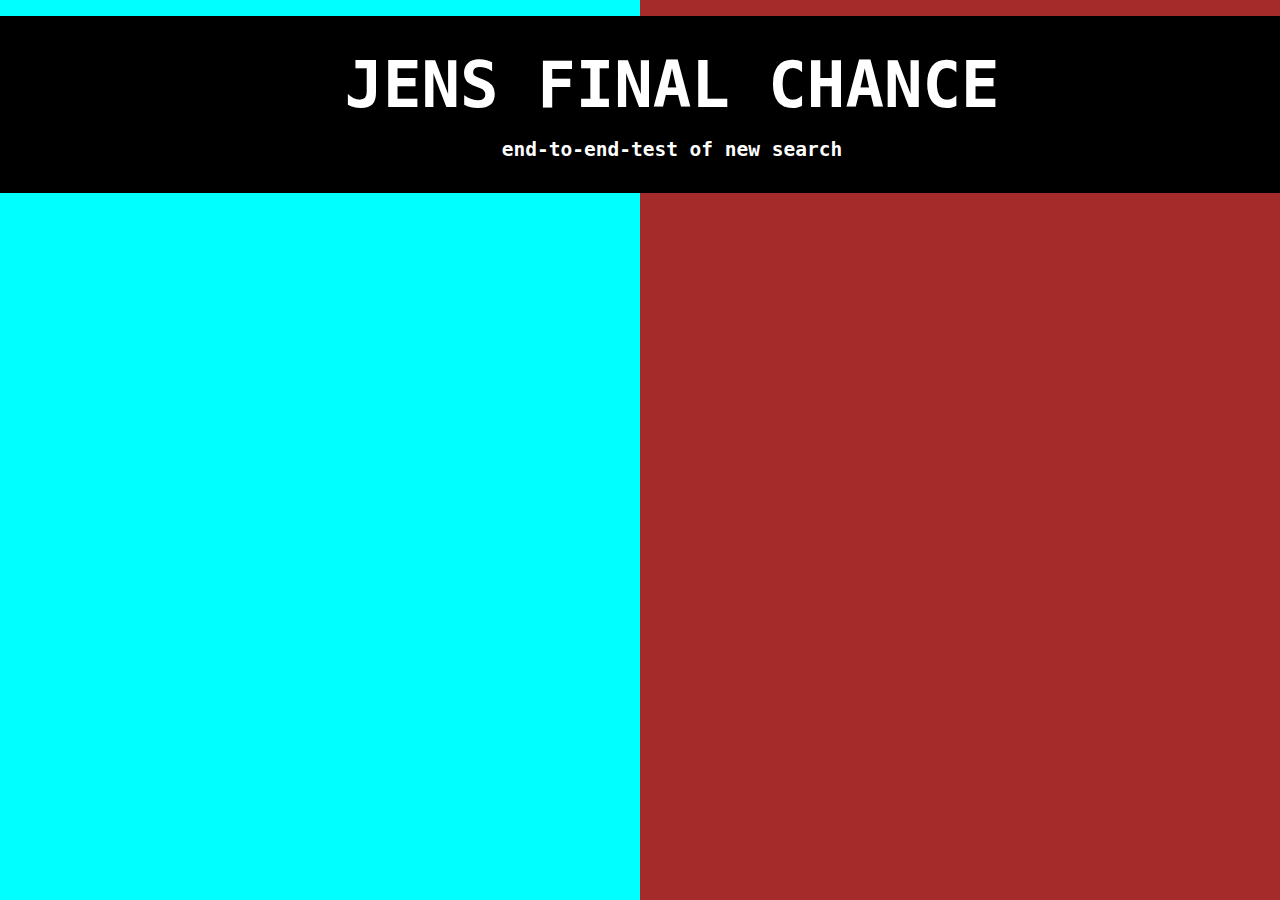
<file: end-to-end/index.html>
<!DOCTYPE html>
<html lang="en">

<head>
    <meta charset="UTF-8">
    <meta name="viewport" content="width=device-width, initial-scale=1.0">
    <title>End-to-end</title>
</head>

<style>
    html,
    body {
        margin: 0;
    }

    .head {
        position: fixed;
        top: 16px;
        width: 100%;
        display: flex;
        align-items: center;
        flex-direction: column;
        justify-content: center;
        gap: 1rem;
        font-family: monospace;
        background-color: black;
        color: white;
        padding: 2rem;
    }

    h1 {
        font-size: 64px;
        padding: 0;
        margin: 0;
    }

    h2 {
        padding: 0;
        margin: 0;
    }

    .arena {
        width: 100vw;
        display: flex;
        flex-direction: row;
        height: 100vh;
    }

    .old {
        background-color: aqua;
    }

    .new {
        background-color: brown;
    }


    iframe {
        width: 100%;
        height: 100%;
    }
</style>

<body>
    <div class="head">
        <h1>JENS FINAL CHANCE</h1>
        <h2>end-to-end-test of new search</h2>
    </div>

    <div class="arena">
        <iframe title="old" class="old" src="old.html" frameborder="0">
        </iframe>
        <iframe title="new" class="new" src="new.html" frameborder="0">

        </iframe>
    </div>
</body>

</html>
</file>
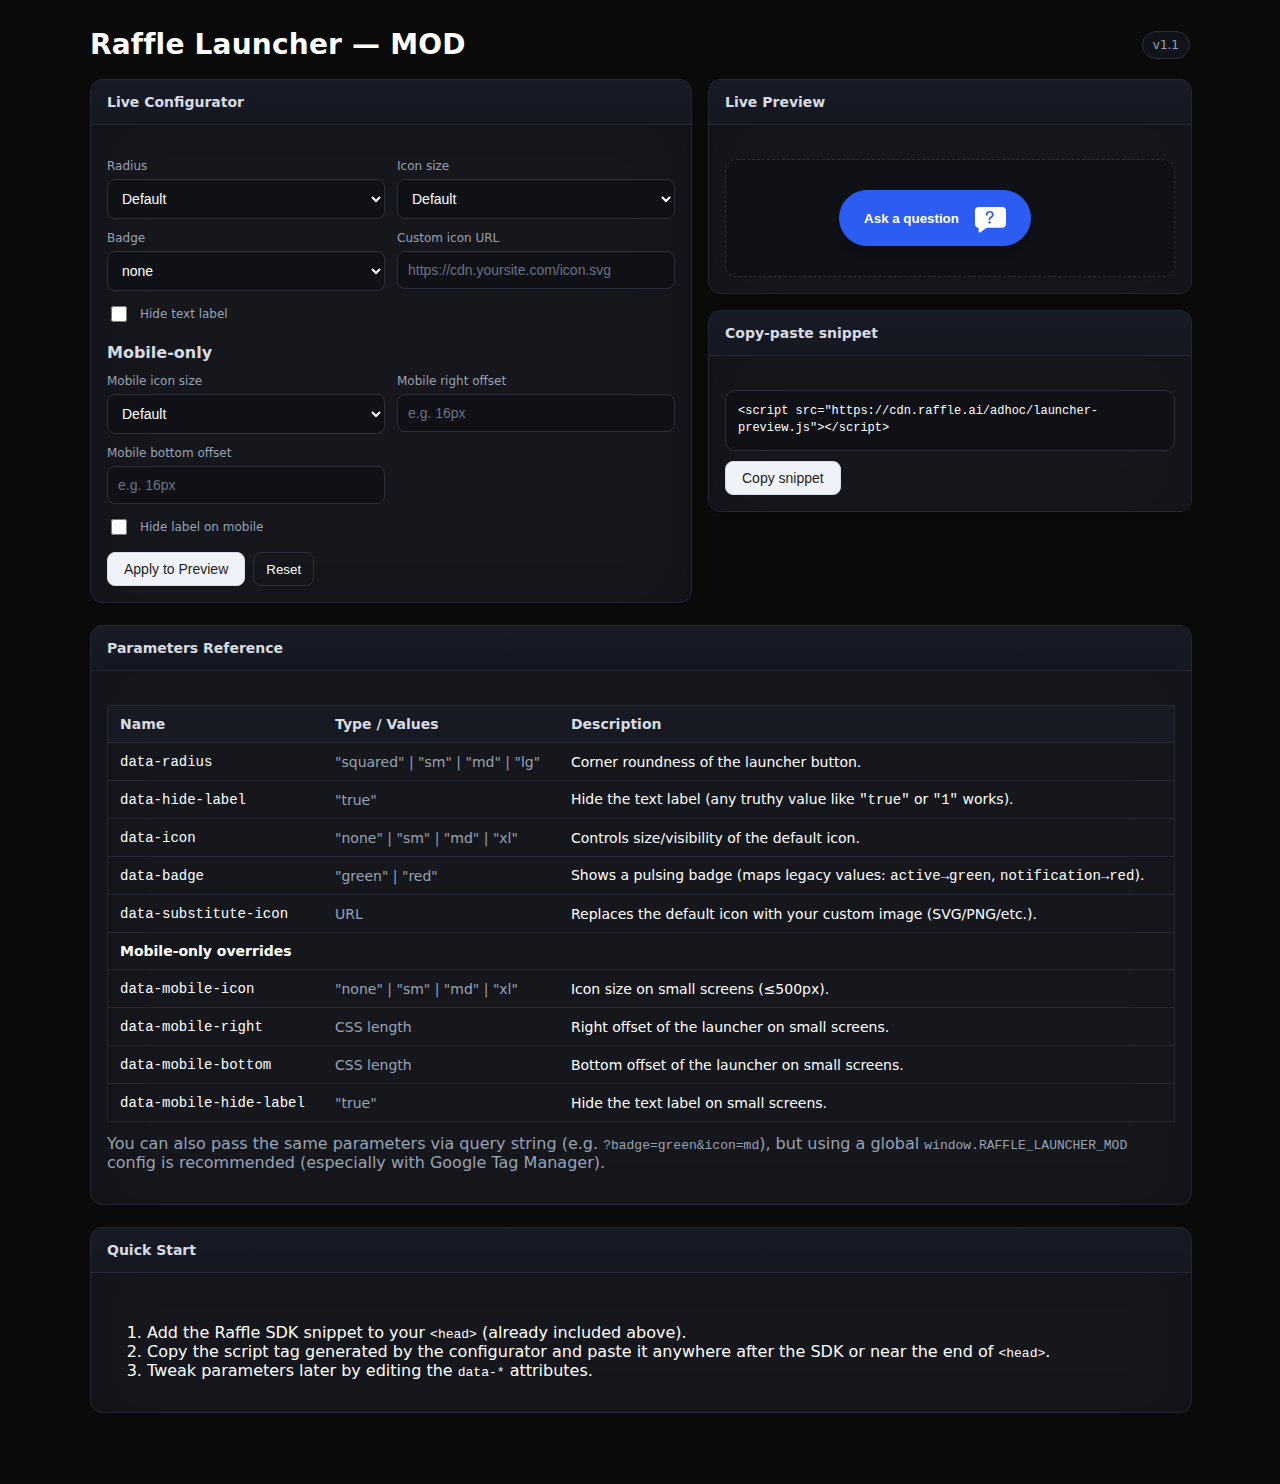
<file: launcher-mod/index.html>
<!DOCTYPE html>
<html lang="en">

<head>
    <meta charset="UTF-8" />
    <meta name="viewport" content="width=device-width, initial-scale=1.0" />
    <title>Raffle Launcher — Theme Playground & Docs</title>
    <link rel="stylesheet" href="style.css">
</head>

<body>
    <div class="wrap">
        <header>
            <h1>Raffle Launcher — MOD</h1>
            <span class="tag">v1.1</span>
        </header>

        <div class="flex-horizontal">
            <!-- CONFIGURATOR ------------------------------------------------------>
            <section class="card" id="config">
                <header>
                    <h3>Live Configurator</h3>
                </header>
                <div class="body">
                    <div class="fields">
                        <label>
                            <span>Radius</span>
                            <select id="radius">
                                <option value="" selected>Default</option>
                                <option value="squared">squared</option>
                                <option value="sm">sm</option>
                                <option value="md">md</option>
                                <option value="lg">lg</option>
                            </select>
                        </label>

                        <label>
                            <span>Icon size</span>
                            <select id="icon">
                                <option value="" selected>Default</option>
                                <option value="none">none</option>
                                <option value="sm">sm</option>
                                <option value="md">md</option>
                                <option value="xl">xl</option>
                            </select>
                        </label>

                        <label>
                            <span>Badge</span>
                            <select id="badge">
                                <option value="" selected>none</option>
                                <option value="green">green</option>
                                <option value="red">red</option>
                            </select>
                        </label>

                        <label>
                            <span>Custom icon URL</span>
                            <input id="substituteIcon" type="url" placeholder="https://cdn.yoursite.com/icon.svg" />
                        </label>

                        <label class="full">
                            <span class="check"><input id="hideLabel" type="checkbox" /> Hide text label</span>
                        </label>

                        <div class="full">
                            <h4 style="margin:6px 0 0 0;color:#d6dbe4;">Mobile-only</h4>
                        </div>

                        <label>
                            <span>Mobile icon size</span>
                            <select id="mobileIcon">
                                <option value="">Default</option>
                                <option value="none">none</option>
                                <option value="sm">sm</option>
                                <option value="md">md</option>
                                <option value="xl">xl</option>
                            </select>
                        </label>

                        <label>
                            <span>Mobile right offset</span>
                            <input id="mobileRight" type="text" placeholder="e.g. 16px" />
                        </label>

                        <label>
                            <span>Mobile bottom offset</span>
                            <input id="mobileBottom" type="text" placeholder="e.g. 16px" />
                        </label>

                        <label class="full">
                            <span class="check"><input id="mobileHideLabel" type="checkbox" /> Hide label on
                                mobile</span>
                        </label>
                    </div>

                    <div class="row" style="margin-top:14px;">
                        <div class="btns">
                            <button class="primary" id="apply">Apply to Preview</button>
                            <button class="ghost" id="reset">Reset</button>
                        </div>
                    </div>
                </div>
            </section>

            <div class="flex-vertical">
                <!-- PREVIEW & SNIPPET ------------------------------------------------->
                <section class="card">
                    <header>
                        <h3>Live Preview</h3>
                    </header>
                    <div class="body">
                        <div class="demo-shell">
                            <!-- A simple structural mock so launcher-preview.js styles can target it -->
                            <button data-testid="raffle-search-launcher-button" id="demoButton">
                                <span class="button-label">
                                    <p>Ask a question</p>
                                </span>

                                <svg class="raffle-search--inactive" xmlns="http://www.w3.org/2000/svg" width="auto"
                                    height="auto" viewBox="0 0 63 53" fill="#FFFFFF">
                                    <path
                                        d="M54.026 0c3.12 0 4.252.325 5.393.935a6.36 6.36 0 012.646 2.646c.61 1.14.935 2.272.935 5.393v24.052c0 3.12-.325 4.252-.935 5.393a6.36 6.36 0 01-2.646 2.646c-1.14.61-2.272.935-5.393.935H24l-13.515 9.721a2 2 0 01-3.168-1.623V42c-1.426 0-2.714-.338-3.798-.946A6.688 6.688 0 01.946 38.48C.338 37.397 0 36.11 0 34.683V8.973c0-3.12.325-4.251.935-5.392A6.36 6.36 0 013.581.935C4.721.325 5.853 0 8.974 0h45.052zM29.481 29a2.36 2.36 0 00-1.756.744A2.455 2.455 0 0027 31.52c0 .687.242 1.272.725 1.756a2.391 2.391 0 001.756.725c.687 0 1.279-.242 1.775-.725A2.36 2.36 0 0032 31.519c0-.687-.248-1.279-.744-1.775A2.423 2.423 0 0029.48 29zm.555-21c-1.77 0-3.284.401-4.545 1.203-1.26.803-2.158 1.75-2.691 2.845a7.73 7.73 0 00-.8 3.428c0 .547.05 1.043.152 1.49l.066.26 3.527.438c-.17-.462-.254-1.057-.254-1.787 0-1.264.388-2.358 1.164-3.282.775-.924 1.903-1.386 3.381-1.386 1.382 0 2.449.401 3.2 1.204.752.802 1.128 1.787 1.128 2.954 0 1.423-.573 2.565-1.72 3.425l-.208.148-1.6 1.095c-2.012 1.361-3.018 3.257-3.018 5.689 0 .479.01.86.027 1.143l.01.133h3.2a6.996 6.996 0 01-.037-.693c0-1.51.473-2.633 1.417-3.368l.183-.133 1.673-1.13C36.764 19.998 38 17.883 38 15.33c0-1.97-.721-3.683-2.164-5.142C34.394 8.73 32.461 8 30.036 8z">
                                    </path>
                                </svg>

                            </button>
                        </div>
                    </div>
                </section>

                <section class="card">
                    <header>
                        <h3>Copy-paste snippet</h3>
                    </header>
                    <div class="body">
                        <div class="code" id="snippet"></div>
                        <div class="row" style="margin-top:10px;">
                            <div class="btns">
                                <button class="primary" id="copy">Copy snippet</button>
                            </div>
                            <span class="muted" id="copied" style="opacity:.0;">Copied!</span>
                        </div>
                    </div>
                </section>
            </div>
        </div>

        <!-- PARAMS REFERENCE ---------------------------------------------------->
        <section class="card" style="margin-top:22px;">
            <header>
                <h3>Parameters Reference</h3>
            </header>
            <div class="body">
                <table class="table">
                    <thead>
                        <tr>
                            <th>Name</th>
                            <th>Type / Values</th>
                            <th>Description</th>
                        </tr>
                    </thead>
                    <tbody>
                        <tr>
                            <td><code>data-radius</code></td>
                            <td><span class="muted">"squared" | "sm" | "md" | "lg"</span></td>
                            <td>Corner roundness of the launcher button.</td>
                        </tr>
                        <tr>
                            <td><code>data-hide-label</code></td>
                            <td><span class="muted">"true"</span></td>
                            <td>Hide the text label (any truthy value like <code>"true"</code> or <code>"1"</code>
                                works).</td>
                        </tr>
                        <tr>
                            <td><code>data-icon</code></td>
                            <td><span class="muted">"none" | "sm" | "md" | "xl"</span></td>
                            <td>Controls size/visibility of the default icon.</td>
                        </tr>
                        <tr>
                            <td><code>data-badge</code></td>
                            <td><span class="muted">"green" | "red"</span></td>
                            <td>Shows a pulsing badge (maps legacy values: <code>active→green</code>,
                                <code>notification→red</code>).
                            </td>
                        </tr>
                        <tr>
                            <td><code>data-substitute-icon</code></td>
                            <td><span class="muted">URL</span></td>
                            <td>Replaces the default icon with your custom image (SVG/PNG/etc.).</td>
                        </tr>
                        <tr>
                            <td colspan="3"><strong>Mobile-only overrides</strong></td>
                        </tr>
                        <tr>
                            <td><code>data-mobile-icon</code></td>
                            <td><span class="muted">"none" | "sm" | "md" | "xl"</span></td>
                            <td>Icon size on small screens (≤500px).</td>
                        </tr>
                        <tr>
                            <td><code>data-mobile-right</code></td>
                            <td><span class="muted">CSS length</span></td>
                            <td>Right offset of the launcher on small screens.</td>
                        </tr>
                        <tr>
                            <td><code>data-mobile-bottom</code></td>
                            <td><span class="muted">CSS length</span></td>
                            <td>Bottom offset of the launcher on small screens.</td>
                        </tr>
                        <tr>
                            <td><code>data-mobile-hide-label</code></td>
                            <td><span class="muted">"true"</span></td>
                            <td>Hide the text label on small screens.</td>
                        </tr>
                    </tbody>
                </table>
                <p class="muted" style="margin-top:12px;">You can also pass the same parameters via query string (e.g.
                    <code>?badge=green&icon=md</code>), but using a global <code>window.RAFFLE_LAUNCHER_MOD</code>
                    config is recommended (especially with Google Tag Manager).
                </p>
            </div>
        </section>

        <!-- QUICK START --------------------------------------------------------->
        <section class="card" style="margin-top:22px;">
            <header>
                <h3>Quick Start</h3>
            </header>
            <div class="body">
                <ol>
                    <li>Add the Raffle SDK snippet to your <code>&lt;head&gt;</code> (already included above).</li>
                    <li>Copy the script tag generated by the configurator and paste it anywhere after the SDK or near
                        the end of <code>&lt;head&gt;</code>.</li>
                    <li>Tweak parameters later by editing the <code>data-*</code> attributes.</li>
                </ol>
            </div>
        </section>
    </div>

    <!-- We dynamically (re)inject launcher-preview.js with selected data-* so the IIFE re-applies styles -->
    <script src="script.js">
    </script>
</body>

</html>
</file>
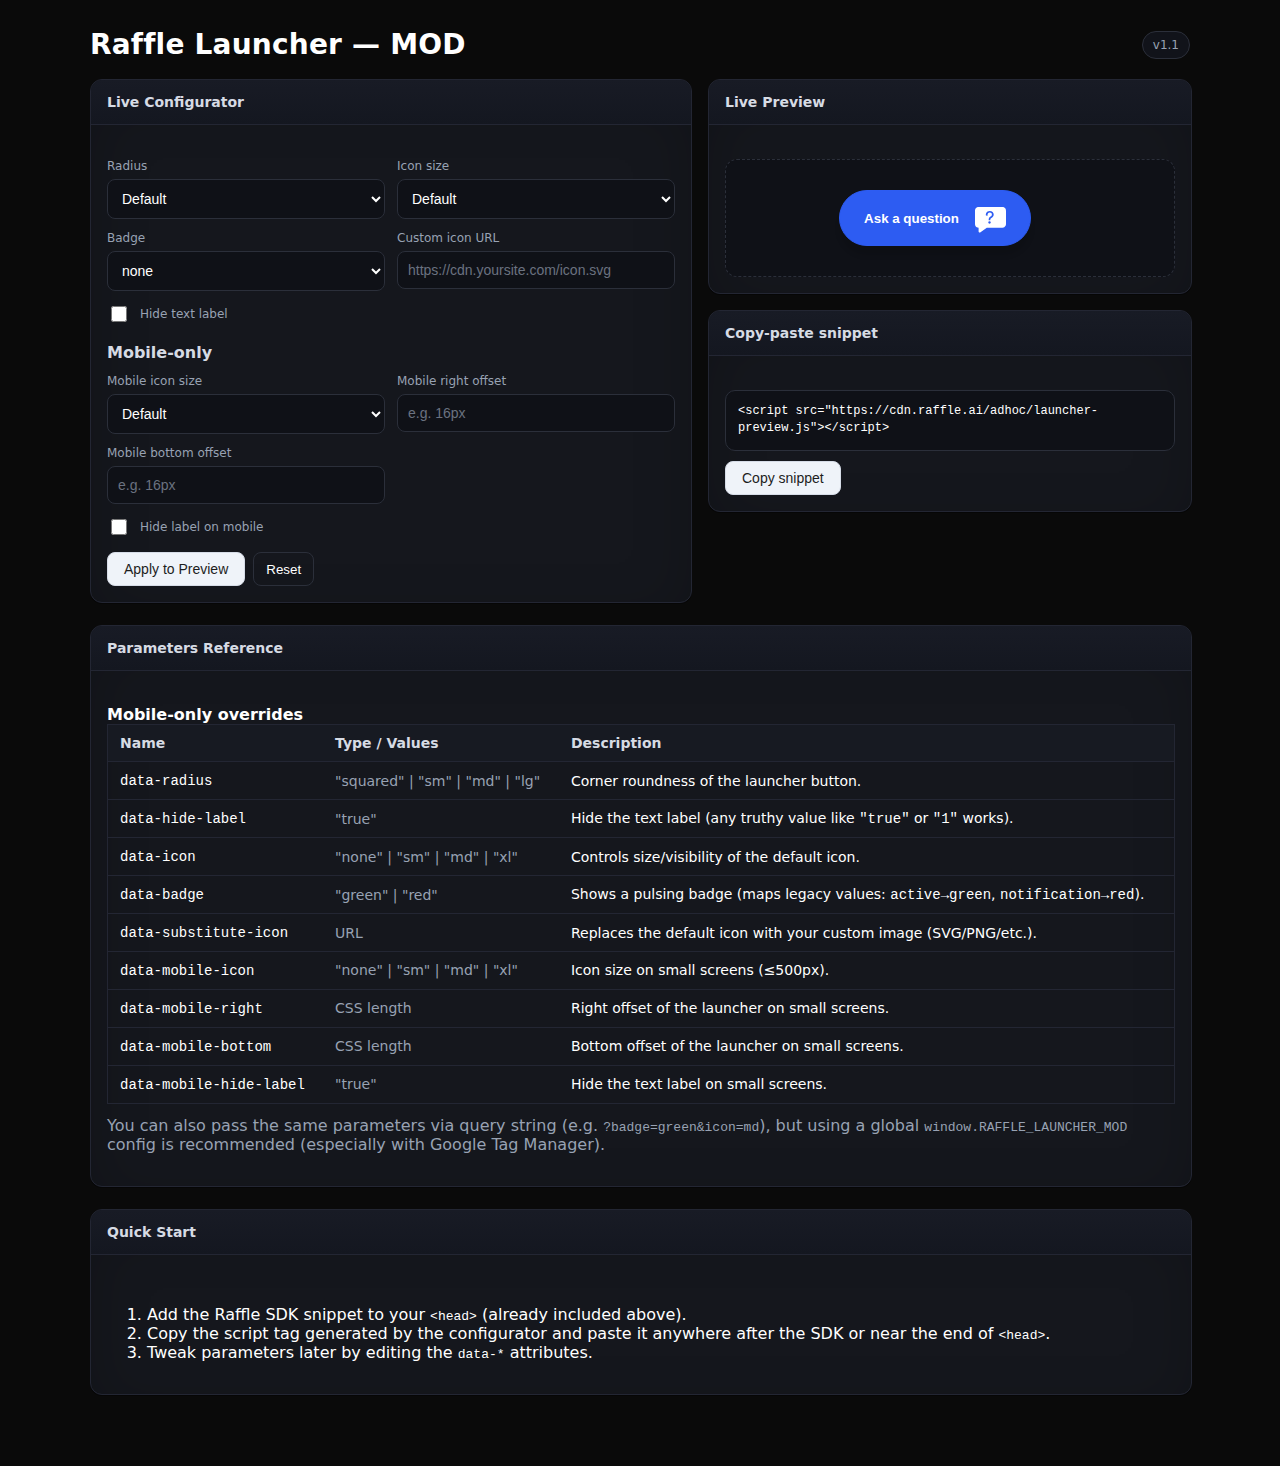
<file: launcher-mod/lab/index.html>
<!DOCTYPE html>
<html lang="en">

<head>
    <meta charset="UTF-8" />
    <meta name="viewport" content="width=device-width, initial-scale=1.0" />
    <title>Raffle Launcher — Theme Playground & Docs</title>
    <link rel="stylesheet" href="style.css">
</head>

<body>
    <div class="wrap">
        <header>
            <h1>Raffle Launcher — MOD</h1>
            <span class="tag">v1.1</span>
        </header>

        <div class="flex-horizontal">
            <!-- CONFIGURATOR ------------------------------------------------------>
            <section class="card" id="config">
                <header>
                    <h3>Live Configurator</h3>
                </header>
                <div class="body">
                    <div class="fields">
                        <label>
                            <span>Radius</span>
                            <select id="radius">
                                <option value="" selected>Default</option>
                                <option value="squared">squared</option>
                                <option value="sm">sm</option>
                                <option value="md">md</option>
                                <option value="lg">lg</option>
                            </select>
                        </label>

                        <label>
                            <span>Icon size</span>
                            <select id="icon">
                                <option value="" selected>Default</option>
                                <option value="none">none</option>
                                <option value="sm">sm</option>
                                <option value="md">md</option>
                                <option value="xl">xl</option>
                            </select>
                        </label>

                        <label>
                            <span>Badge</span>
                            <select id="badge">
                                <option value="" selected>none</option>
                                <option value="green">green</option>
                                <option value="red">red</option>
                            </select>
                        </label>

                        <label>
                            <span>Custom icon URL</span>
                            <input id="substituteIcon" type="url" placeholder="https://cdn.yoursite.com/icon.svg" />
                        </label>

                        <label class="full">
                            <span class="check"><input id="hideLabel" type="checkbox" /> Hide text label</span>
                        </label>

                        <div class="full">
                            <h4 style="margin:6px 0 0 0;color:#d6dbe4;">Mobile-only</h4>
                        </div>

                        <label>
                            <span>Mobile icon size</span>
                            <select id="mobileIcon">
                                <option value="">Default</option>
                                <option value="none">none</option>
                                <option value="sm">sm</option>
                                <option value="md">md</option>
                                <option value="xl">xl</option>
                            </select>
                        </label>

                        <label>
                            <span>Mobile right offset</span>
                            <input id="mobileRight" type="text" placeholder="e.g. 16px" />
                        </label>

                        <label>
                            <span>Mobile bottom offset</span>
                            <input id="mobileBottom" type="text" placeholder="e.g. 16px" />
                        </label>

                        <label class="full">
                            <span class="check"><input id="mobileHideLabel" type="checkbox" /> Hide label on
                                mobile</span>
                        </label>
                    </div>

                    <div class="row" style="margin-top:14px;">
                        <div class="btns">
                            <button class="primary" id="apply">Apply to Preview</button>
                            <button class="ghost" id="reset">Reset</button>
                        </div>
                    </div>
                </div>
            </section>

            <div class="flex-vertical">
                <!-- PREVIEW & SNIPPET ------------------------------------------------->
                <section class="card">
                    <header>
                        <h3>Live Preview</h3>
                    </header>
                    <div class="body">
                        <div class="demo-shell">
                            <!-- A simple structural mock so launcher-preview.js styles can target it -->
                            <button data-testid="raffle-search-launcher-button" id="demoButton">
                                <span class="button-label">
                                    <p>Ask a question</p>
                                </span>

                                <svg class="raffle-search--inactive" xmlns="http://www.w3.org/2000/svg" width="auto"
                                    height="auto" viewBox="0 0 63 53" fill="#FFFFFF">
                                    <path
                                        d="M54.026 0c3.12 0 4.252.325 5.393.935a6.36 6.36 0 012.646 2.646c.61 1.14.935 2.272.935 5.393v24.052c0 3.12-.325 4.252-.935 5.393a6.36 6.36 0 01-2.646 2.646c-1.14.61-2.272.935-5.393.935H24l-13.515 9.721a2 2 0 01-3.168-1.623V42c-1.426 0-2.714-.338-3.798-.946A6.688 6.688 0 01.946 38.48C.338 37.397 0 36.11 0 34.683V8.973c0-3.12.325-4.251.935-5.392A6.36 6.36 0 013.581.935C4.721.325 5.853 0 8.974 0h45.052zM29.481 29a2.36 2.36 0 00-1.756.744A2.455 2.455 0 0027 31.52c0 .687.242 1.272.725 1.756a2.391 2.391 0 001.756.725c.687 0 1.279-.242 1.775-.725A2.36 2.36 0 0032 31.519c0-.687-.248-1.279-.744-1.775A2.423 2.423 0 0029.48 29zm.555-21c-1.77 0-3.284.401-4.545 1.203-1.26.803-2.158 1.75-2.691 2.845a7.73 7.73 0 00-.8 3.428c0 .547.05 1.043.152 1.49l.066.26 3.527.438c-.17-.462-.254-1.057-.254-1.787 0-1.264.388-2.358 1.164-3.282.775-.924 1.903-1.386 3.381-1.386 1.382 0 2.449.401 3.2 1.204.752.802 1.128 1.787 1.128 2.954 0 1.423-.573 2.565-1.72 3.425l-.208.148-1.6 1.095c-2.012 1.361-3.018 3.257-3.018 5.689 0 .479.01.86.027 1.143l.01.133h3.2a6.996 6.996 0 01-.037-.693c0-1.51.473-2.633 1.417-3.368l.183-.133 1.673-1.13C36.764 19.998 38 17.883 38 15.33c0-1.97-.721-3.683-2.164-5.142C34.394 8.73 32.461 8 30.036 8z">
                                    </path>
                                </svg>

                            </button>
                        </div>
                    </div>
                </section>

                <section class="card">
                    <header>
                        <h3>Copy-paste snippet</h3>
                    </header>
                    <div class="body">
                        <div class="code" id="snippet"></div>
                        <div class="row" style="margin-top:10px;">
                            <div class="btns">
                                <button class="primary" id="copy">Copy snippet</button>
                            </div>
                            <span class="muted" id="copied" style="opacity:.0;">Copied!</span>
                        </div>
                    </div>
                </section>
            </div>
        </div>

        <!-- PARAMS REFERENCE ---------------------------------------------------->
        <section class="card" style="margin-top:22px;">
            <header>
                <h3>Parameters Reference</h3>
            </header>
            <div class="body">
                <table class="table">
                    <thead>
                        <tr>
                            <th>Name</th>
                            <th>Type / Values</th>
                            <th>Description</th>
                        </tr>
                    </thead>
                    <tbody>
                        <tr>
                            <td><code>data-radius</code></td>
                            <td><span class="muted">"squared" | "sm" | "md" | "lg"</span></td>
                            <td>Corner roundness of the launcher button.</td>
                        </tr>
                        <tr>
                            <td><code>data-hide-label</code></td>
                            <td><span class="muted">"true"</span></td>
                            <td>Hide the text label (any truthy value like <code>"true"</code> or <code>"1"</code>
                                works).</td>
                        </tr>
                        <tr>
                            <td><code>data-icon</code></td>
                            <td><span class="muted">"none" | "sm" | "md" | "xl"</span></td>
                            <td>Controls size/visibility of the default icon.</td>
                        </tr>
                        <tr>
                            <td><code>data-badge</code></td>
                            <td><span class="muted">"green" | "red"</span></td>
                            <td>Shows a pulsing badge (maps legacy values: <code>active→green</code>,
                                <code>notification→red</code>).
                            </td>
                        </tr>
                        <tr>
                            <td><code>data-substitute-icon</code></td>
                            <td><span class="muted">URL</span></td>
                            <td>Replaces the default icon with your custom image (SVG/PNG/etc.).</td>
                        </tr>
                        <tr colspan="3"><strong>Mobile-only overrides</strong></tr>
                        <tr>
                            <td><code>data-mobile-icon</code></td>
                            <td><span class="muted">"none" | "sm" | "md" | "xl"</span></td>
                            <td>Icon size on small screens (≤500px).</td>
                        </tr>
                        <tr>
                            <td><code>data-mobile-right</code></td>
                            <td><span class="muted">CSS length</span></td>
                            <td>Right offset of the launcher on small screens.</td>
                        </tr>
                        <tr>
                            <td><code>data-mobile-bottom</code></td>
                            <td><span class="muted">CSS length</span></td>
                            <td>Bottom offset of the launcher on small screens.</td>
                        </tr>
                        <tr>
                            <td><code>data-mobile-hide-label</code></td>
                            <td><span class="muted">"true"</span></td>
                            <td>Hide the text label on small screens.</td>
                        </tr>
                    </tbody>
                </table>
                <p class="muted" style="margin-top:12px;">You can also pass the same parameters via query string (e.g.
                    <code>?badge=green&icon=md</code>), but using a global <code>window.RAFFLE_LAUNCHER_MOD</code>
                    config is recommended (especially with Google Tag Manager).
                </p>
            </div>
        </section>

        <!-- QUICK START --------------------------------------------------------->
        <section class="card" style="margin-top:22px;">
            <header>
                <h3>Quick Start</h3>
            </header>
            <div class="body">
                <ol>
                    <li>Add the Raffle SDK snippet to your <code>&lt;head&gt;</code> (already included above).</li>
                    <li>Copy the script tag generated by the configurator and paste it anywhere after the SDK or near
                        the end of <code>&lt;head&gt;</code>.</li>
                    <li>Tweak parameters later by editing the <code>data-*</code> attributes.</li>
                </ol>
            </div>
        </section>
    </div>

    <!-- We dynamically (re)inject launcher-preview.js with selected data-* so the IIFE re-applies styles -->
    <script src="script.js">
    </script>
</body>

</html>
</file>
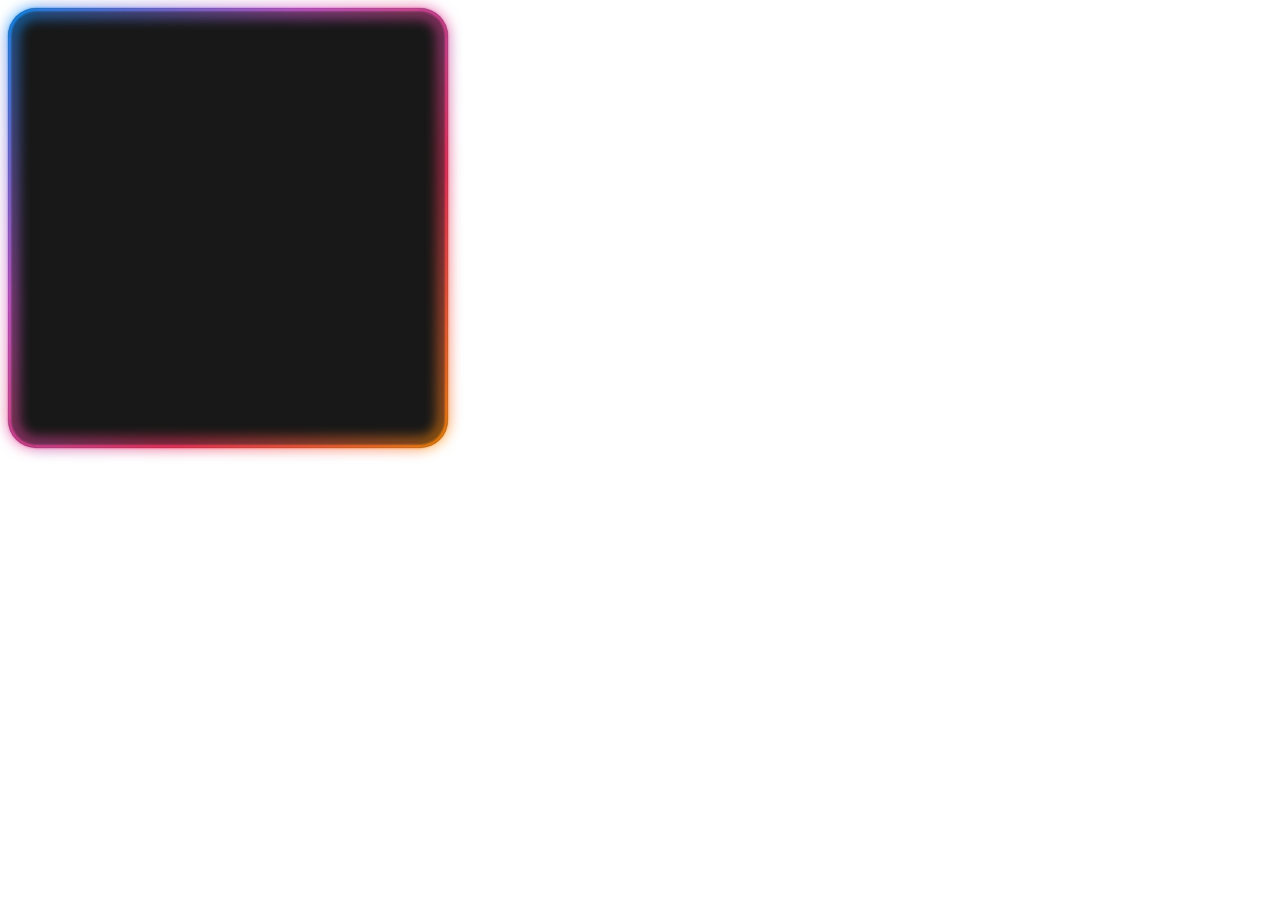
<file: launcher-mod/lab/gradient-border.html>
<!DOCTYPE html>
<html lang="en">

<head>
    <meta charset="UTF-8">
    <meta name="viewport" content="width=device-width, initial-scale=1.0">
    <script>
        (function () {
            var el = document.createElement("script");
            el.setAttribute("src", "https://cdn.raffle.ai/search/index.js");
            el.setAttribute("id", "raffle-sdk");
            el.setAttribute("defer", "");
            el.setAttribute("data-uid", "19d8ca5f-e9d1-43df-acc9-b81dc14759f4");
            document.head.appendChild(el);
        })();
    </script>

    <style>
        :root {
            font-family: Arial, Helvetica, sans-serif;

            --mx-pro-blue: #2997ff;
            --mx-max-purple: #a972ff;
            --mx-teal: #43b9b9;
            --ai-gradient: linear-gradient(97deg,
                    #0096ff,
                    #bb64ff 42%,
                    #f2416b 74%,
                    #eb7500);
        }

        .content {
            display: flex;
            flex-direction: column;
            gap: 0.75rem;
        }

        .bento {
            align-content: center;
            justify-items: center;
            background: #181818;
            position: relative;
            aspect-ratio: 1 / 1;
            max-width: 400px;
            padding: 20px;
            color: white;
            border-radius: 28px;
        }

        .apple-intelligence-glow {
            --igradient: linear-gradient(to bottom right,
                    #0894ff 0%,
                    #c959dd 34%,
                    #ff2e54 68%,
                    #ff9004);
            position: absolute;
            z-index: 0;
            inset: 0;
            border: 0;
            filter: blur(1px);
        }

        .apple-intelligence-glow::after {
            --bg-size: calc(100% + 14px);
            content: "";
            pointer-events: none;
            position: absolute;
            inset: 0;
            background: var(--igradient) 50% / var(--bg-size) var(--bg-size);
            border-radius: 28px;
            border: 3px solid rgba(0, 0, 0, 0);
            mask: linear-gradient(hsla(0, 0%, 100%, 0), hsla(0, 0%, 100%, 0)),
                linear-gradient(hsl(0, 0%, 100%), hsl(0, 0%, 100%));
            -webkit-mask-clip: padding-box, border-box;
            mask-clip: padding-box, border-box;
            mask-composite: intersect;
        }

        .apple-intelligence-glow.apple-intelligence-glow-2 {
            filter: blur(7px);
        }

        .apple-intelligence-glow.apple-intelligence-glow-2::after {
            border: 8px solid rgba(0, 0, 0, 0);
        }

        .ai-gradient-text {
            background: #f5f5f7;
            background-clip: text;
            -webkit-text-fill-color: rgba(0, 0, 0, 0);
            -webkit-box-decoration-break: clone;
            box-decoration-break: clone;
            background-image: var(--ai-gradient);
        }
    </style>

    <script src="https://cdn.raffle.ai/adhoc/launcher-preview.js" data-radius="squared" data-mobile-right="16px"
        data-mobile-bottom="16px" data-icon="sm" data-badge="green" data-mobile-hide-label="true"
        data-substitute-icon="../icon.svg"> </script>

    <title>Raffle Themes</title>

</head>

<body">

    <div class="content">
        <div class="bento">
            <div class="apple-intelligence-glow"></div>
            <div class="apple-intelligence-glow apple-intelligence-glow-2"></div>
        </div>
    </div>
    </body>

</html>
</file>
<file: launcher-mod/style.css>
:root {
  --Neutral600: #1d1d1d;
  --Neutral550: #33333c;
  --Neutral500: #555464;
  --Neutral450: #78778d;
  --Neutral400: #99a5b9;
  --Neutral350: #c0cadb;
  --Neutral300: #d6dce7;
  --Neutral250: #dfe5ef;
  --Neutral200: #e8edf5;
  --Neutral150: #eff3f9;
  --Neutral100: #fafcff;
  --Neutral50: #fafbfc;
  --Neutral00: #ffffff;

  --Blue400: #233889;
  --Blue300: #2346dd;
  --Blue200: #2d5cf2;
  --Blue100: #65a0fd;

  --Gradient100B: rgba(232, 237, 245, 0);
  --Gradient100A: rgba(232, 237, 245, 1);

  --bg: #0b0c10;
  --panel: #15171d;
  --ink: var(--Neutral00);
  --muted: #98a2b3;
  --brand: var(--Blue200);
  --mono: ui-monospace, SFMono-Regular, Menlo, Monaco, Consolas,
    "Liberation Mono", "Courier New", monospace;
  --radius: 12px;
}

html,
body {
  height: 100%;
}

body {
  margin: 0;
  padding: 0;
  font-family: Inter, system-ui, -apple-system, Segoe UI, Roboto, Helvetica,
    Arial, "Apple Color Emoji", "Segoe UI Emoji";
  color: var(--Neutral00);
  background-color: #0a0a0a;
}

a {
  color: #8ab4ff;
  text-decoration: none;
}

.wrap {
  max-width: 1100px;
  margin: 0 auto;
  padding: 28px 20px 80px;
}

header {
  display: flex;
  align-items: center;
  justify-content: space-between;
  gap: 16px;
  margin-bottom: 18px;
}

header h1 {
  font-size: 28px;
  margin: 0;
  letter-spacing: 0.2px;
}

header .tag {
  padding: 6px 10px;
  border: 1px solid #2b2f3a;
  background: #11131a;
  border-radius: 999px;
  color: var(--muted);
  font-size: 12px;
}

.flex-horizontal {
  display: flex;
  flex-direction: row;
  gap: 1rem;
}

.flex-vertical {
  display: flex;
  flex-direction: column;
  gap: 1rem;
}

@media (max-width: 900px) {
  .grid {
    grid-template-columns: 1fr;
  }
}

.card {
  background: var(--panel);
  border: 1px solid #232633;
  border-radius: 0.75rem;
  box-shadow: 0 1px 0 #00000066, 0 20px 60px #00000033 inset;
  overflow: hidden;
  width: 100%;
}

#config {
  min-width: 600px;
  width: 600px;
}

.card header {
  padding: 14px 16px;
  border-bottom: 1px solid #232633;
  background: linear-gradient(180deg, #181b25, #141720);
}

.card header h3 {
  margin: 0;
  font-size: 14px;
  color: #d6dbe4;
}

.card .body {
  padding: 16px;
}

.fields {
  display: grid;
  grid-template-columns: 1fr 1fr;
  gap: 12px;
}

.fields .full {
  grid-column: 1 / -1;
}

label {
  display: flex;
  flex-direction: column;
  gap: 6px;
  font-size: 12px;
  color: var(--muted);
}

input[type="text"],
input[type="url"],
select {
  background: #0f1117;
  color: var(--ink);
  border: 1px solid #2b2f3a;
  border-radius: 8px;
  padding: 10px 10px;
  font-size: 14px;
}

input[type="text"]::placeholder,
input[type="url"]::placeholder {
  color: #6b7280;
}

.check {
  display: flex;
  align-items: center;
  gap: 10px;
}

.check input {
  width: 16px;
  height: 16px;
}

.code {
  background: #0f1117;
  border: 1px solid #2b2f3a;
  border-radius: 10px;
  padding: 12px;
  font-family: var(--mono);
  font-size: 12px;
  overflow: auto;
  line-height: 1.45;
}

.row {
  display: flex;
  gap: 10px;
  align-items: center;
  justify-content: space-between;
}

.row .btns {
  display: flex;
  gap: 8px;
}

button.primary {
  padding: 0.5rem 1rem;
  background-color: var(--Neutral150);
  color: var(--Neutral600);
  transition: background-color 0.2s ease;
  border: 1px solid var(--Neutral300);
  border-radius: 0.5rem;
  cursor: pointer;
  display: flex;
  gap: 0.5rem;
  flex-direction: row;
  align-items: center;
  width: fit-content;
  font-size: 14px;
  text-wrap: nowrap;
}

button.primary p {
  margin: 0;
}

button.primary:hover {
  background-color: var(--Neutral100);
}

button.ghost {
  background: transparent;
  border: 1px solid #2b2f3a;
  color: var(--ink);
  padding: 8px 12px;
  border-radius: 8px;
  cursor: pointer;
}

.table {
  width: 100%;
  border-collapse: collapse;
  border: 1px solid #232633;
}

.table th,
.table td {
  border-bottom: 1px solid #232633;
  padding: 10px 12px;
  text-align: left;
  font-size: 14px;
}

.table th {
  background: #171a22;
  color: #d6dbe4;
  position: sticky;
  top: 0;
}

.muted {
  color: var(--muted);
}

/* Demo preview of the launcher button (structure matches the selectors used by launcher-preview.js) */
.demo-shell {
  display: flex;
  align-items: center;
  justify-content: center;
  padding: 30px;
  background: #0f1117;
  border: 1px dashed #2b2f3a;
  border-radius: 12px;
}

[data-testid="raffle-search-launcher-button"] {
  position: relative;
  color: #fff;

  display: flex;
  align-items: center;
  right: 15px;
  height: 56px;
  min-width: 56px;
  width: unset !important;
  margin: 0 !important;
  z-index: 2147483646;
  padding: 0 1.5rem;
  border-radius: 9999px;
  border-width: 1px;
  border-style: solid;
  background-color: #2d5cf2;
  border-color: #2d5cf2;
  box-shadow: 0px 10px 5px rgb(0 0 0 / 10%);
  transition-property: box-shadow, background-color, border-radius, transform;
  transition-duration: 140ms;
  transition-timing-function: ease-in-out;
}
[data-testid="raffle-search-launcher-button"] .raffle-search--inactive {
  display: inline-block;
  width: 31px;
  text-align: center;
  transform: translateY(2px);
}

[data-testid="raffle-search-launcher-button"] .button-label p {
  margin: 0;
  margin-right: 16px;
  font-weight: bold;
}
</file>
<file: launcher-mod/lab/style.css>
:root {
  --Neutral600: #1d1d1d;
  --Neutral550: #33333c;
  --Neutral500: #555464;
  --Neutral450: #78778d;
  --Neutral400: #99a5b9;
  --Neutral350: #c0cadb;
  --Neutral300: #d6dce7;
  --Neutral250: #dfe5ef;
  --Neutral200: #e8edf5;
  --Neutral150: #eff3f9;
  --Neutral100: #fafcff;
  --Neutral50: #fafbfc;
  --Neutral00: #ffffff;

  --Blue400: #233889;
  --Blue300: #2346dd;
  --Blue200: #2d5cf2;
  --Blue100: #65a0fd;

  --Gradient100B: rgba(232, 237, 245, 0);
  --Gradient100A: rgba(232, 237, 245, 1);

  --bg: #0b0c10;
  --panel: #15171d;
  --ink: var(--Neutral00);
  --muted: #98a2b3;
  --brand: var(--Blue200);
  --mono: ui-monospace, SFMono-Regular, Menlo, Monaco, Consolas,
    "Liberation Mono", "Courier New", monospace;
  --radius: 12px;
}

html,
body {
  height: 100%;
}

body {
  margin: 0;
  padding: 0;
  font-family: Inter, system-ui, -apple-system, Segoe UI, Roboto, Helvetica,
    Arial, "Apple Color Emoji", "Segoe UI Emoji";
  color: var(--Neutral00);
  background-color: #0a0a0a;
}

a {
  color: #8ab4ff;
  text-decoration: none;
}

.wrap {
  max-width: 1100px;
  margin: 0 auto;
  padding: 28px 20px 80px;
}

header {
  display: flex;
  align-items: center;
  justify-content: space-between;
  gap: 16px;
  margin-bottom: 18px;
}

header h1 {
  font-size: 28px;
  margin: 0;
  letter-spacing: 0.2px;
}

header .tag {
  padding: 6px 10px;
  border: 1px solid #2b2f3a;
  background: #11131a;
  border-radius: 999px;
  color: var(--muted);
  font-size: 12px;
}

.flex-horizontal {
  display: flex;
  flex-direction: row;
  gap: 1rem;
}

.flex-vertical {
  display: flex;
  flex-direction: column;
  gap: 1rem;
}

@media (max-width: 900px) {
  .grid {
    grid-template-columns: 1fr;
  }
}

.card {
  background: var(--panel);
  border: 1px solid #232633;
  border-radius: 0.75rem;
  box-shadow: 0 1px 0 #00000066, 0 20px 60px #00000033 inset;
  overflow: hidden;
  width: 100%;
}

#config {
  min-width: 600px;
  width: 600px;
}

.card header {
  padding: 14px 16px;
  border-bottom: 1px solid #232633;
  background: linear-gradient(180deg, #181b25, #141720);
}

.card header h3 {
  margin: 0;
  font-size: 14px;
  color: #d6dbe4;
}

.card .body {
  padding: 16px;
}

.fields {
  display: grid;
  grid-template-columns: 1fr 1fr;
  gap: 12px;
}

.fields .full {
  grid-column: 1 / -1;
}

label {
  display: flex;
  flex-direction: column;
  gap: 6px;
  font-size: 12px;
  color: var(--muted);
}

input[type="text"],
input[type="url"],
select {
  background: #0f1117;
  color: var(--ink);
  border: 1px solid #2b2f3a;
  border-radius: 8px;
  padding: 10px 10px;
  font-size: 14px;
}

input[type="text"]::placeholder,
input[type="url"]::placeholder {
  color: #6b7280;
}

.check {
  display: flex;
  align-items: center;
  gap: 10px;
}

.check input {
  width: 16px;
  height: 16px;
}

.code {
  background: #0f1117;
  border: 1px solid #2b2f3a;
  border-radius: 10px;
  padding: 12px;
  font-family: var(--mono);
  font-size: 12px;
  overflow: auto;
  line-height: 1.45;
}

.row {
  display: flex;
  gap: 10px;
  align-items: center;
  justify-content: space-between;
}

.row .btns {
  display: flex;
  gap: 8px;
}

button.primary {
  padding: 0.5rem 1rem;
  background-color: var(--Neutral150);
  color: var(--Neutral600);
  transition: background-color 0.2s ease;
  border: 1px solid var(--Neutral300);
  border-radius: 0.5rem;
  cursor: pointer;
  display: flex;
  gap: 0.5rem;
  flex-direction: row;
  align-items: center;
  width: fit-content;
  font-size: 14px;
  text-wrap: nowrap;
}

button.primary p {
  margin: 0;
}

button.primary:hover {
  background-color: var(--Neutral100);
}

button.ghost {
  background: transparent;
  border: 1px solid #2b2f3a;
  color: var(--ink);
  padding: 8px 12px;
  border-radius: 8px;
  cursor: pointer;
}

.table {
  width: 100%;
  border-collapse: collapse;
  border: 1px solid #232633;
}

.table th,
.table td {
  border-bottom: 1px solid #232633;
  padding: 10px 12px;
  text-align: left;
  font-size: 14px;
}

.table th {
  background: #171a22;
  color: #d6dbe4;
  position: sticky;
  top: 0;
}

.muted {
  color: var(--muted);
}

/* Demo preview of the launcher button (structure matches the selectors used by launcher-preview.js) */
.demo-shell {
  display: flex;
  align-items: center;
  justify-content: center;
  padding: 30px;
  background: #0f1117;
  border: 1px dashed #2b2f3a;
  border-radius: 12px;
}

[data-testid="raffle-search-launcher-button"] {
  position: relative;
  color: #fff;

  display: flex;
  align-items: center;
  right: 15px;
  height: 56px;
  min-width: 56px;
  width: unset !important;
  margin: 0 !important;
  z-index: 2147483646;
  padding: 0 1.5rem;
  border-radius: 9999px;
  border-width: 1px;
  border-style: solid;
  background-color: #2d5cf2;
  border-color: #2d5cf2;
  box-shadow: 0px 10px 5px rgb(0 0 0 / 10%);
  transition-property: box-shadow, background-color, border-radius, transform;
  transition-duration: 140ms;
  transition-timing-function: ease-in-out;
}
[data-testid="raffle-search-launcher-button"] .raffle-search--inactive {
  display: inline-block;
  width: 31px;
  text-align: center;
  transform: translateY(2px);
}

[data-testid="raffle-search-launcher-button"] .button-label p {
  margin: 0;
  margin-right: 16px;
  font-weight: bold;
}
</file>
